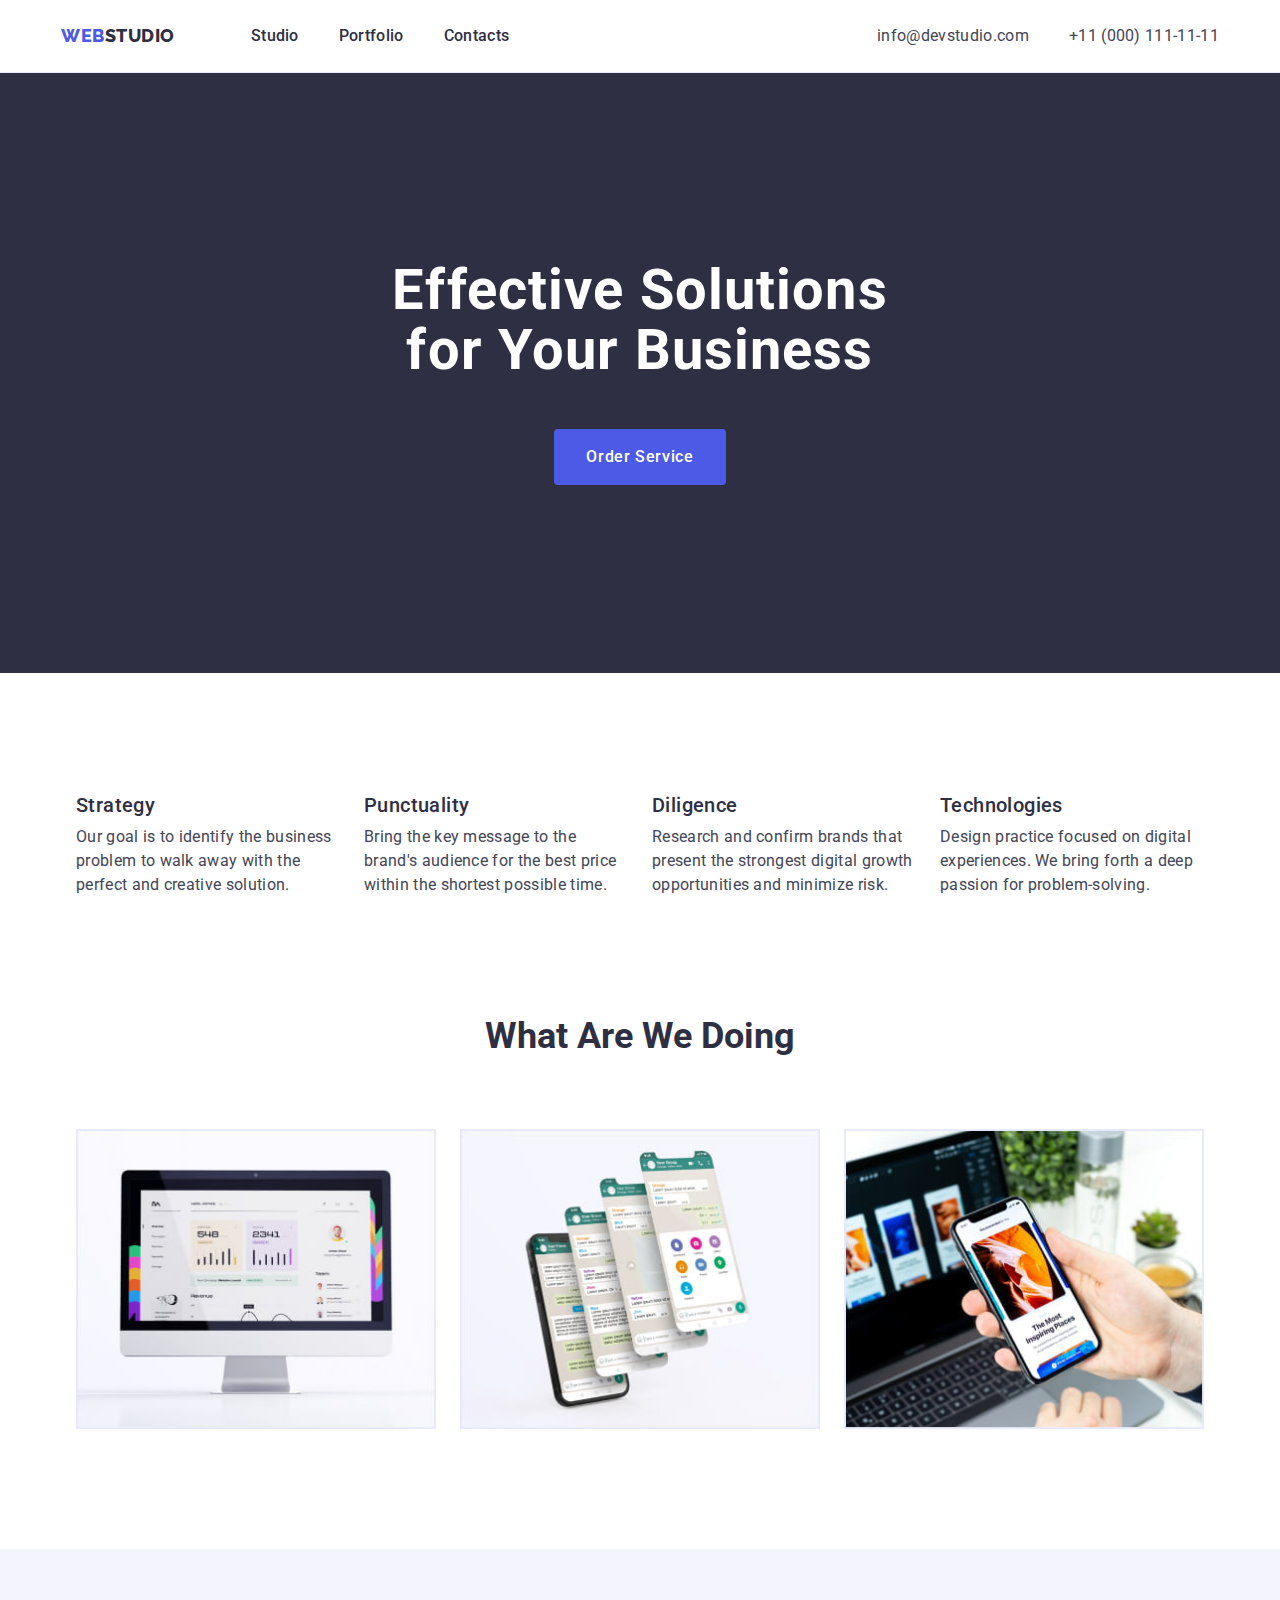
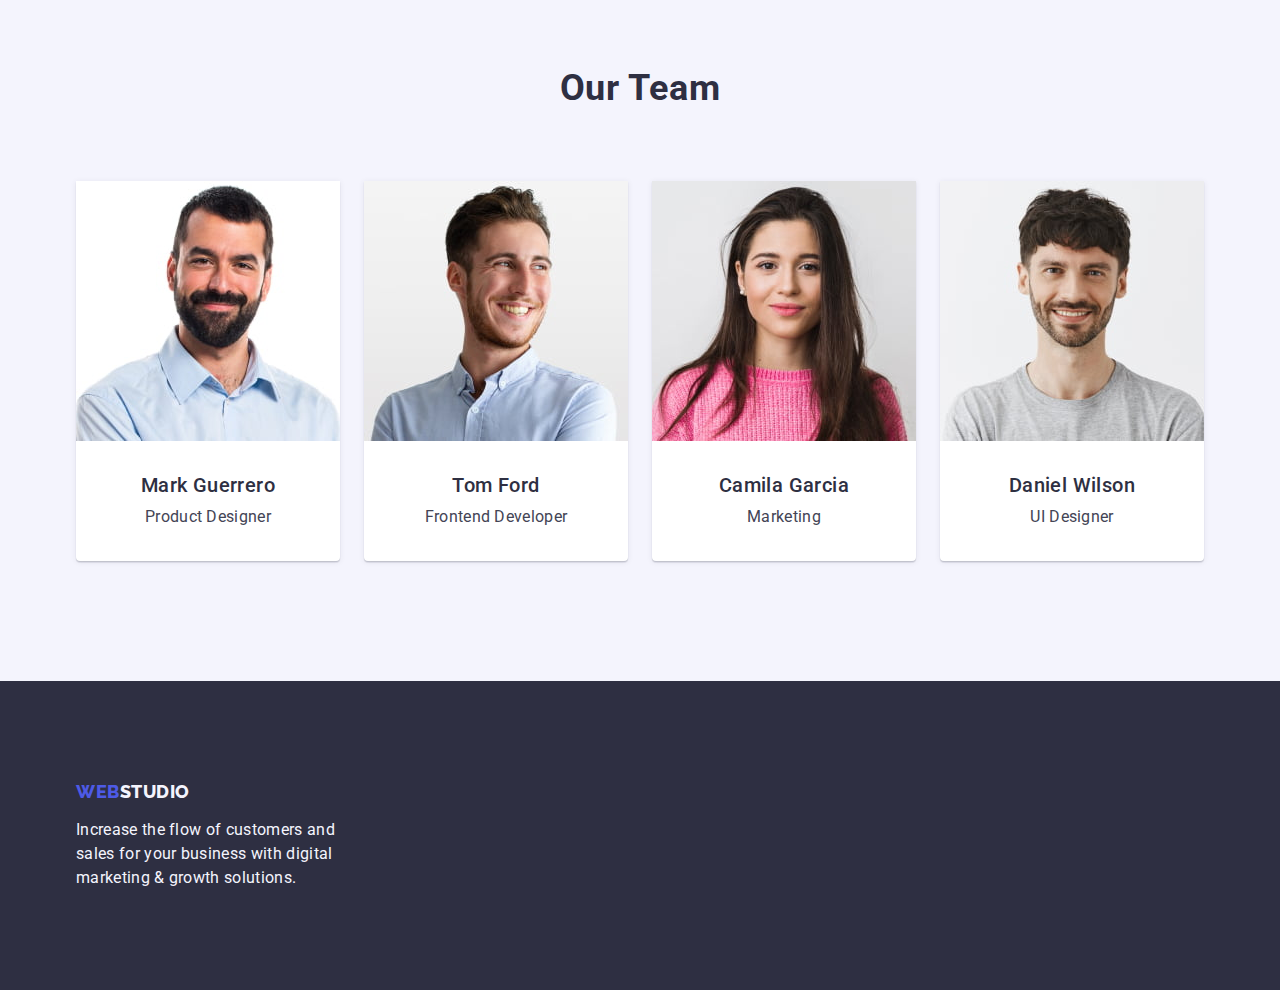
<file: index.html>
<!DOCTYPE html>
<html lang="en">
  <head>
    <meta charset="UTF-8" />
    <meta http-equiv="X-UA-Compatible" content="IE=edge" />
    <meta name="viewport" content="width=device-width, initial-scale=1.0" />
    <link href="https://fonts.googleapis.com" rel="preconnect" />
    <link href="https://fonts.gstatic.com" rel="preconnect" crossorigin />
    <link
      href="https://fonts.googleapis.com/css2?family=Roboto:wght@400;500;700&display=swap"
      rel="stylesheet"
    />
    <link
      href="https://fonts.googleapis.com/css2?family=Raleway:wght@800&display=swap"
      rel="stylesheet"
    />
    <link
      href="https://cdn.jsdelivr.net/npm/modern-normalize@2.0.0/modern-normalize.min.css"
      rel="stylesheet"
    />
    <link href="./css/styles.css" rel="stylesheet" />
    <title>WebStudio</title>
  </head>
  <body>
    <header class="header">
      <div class="container">
        <nav class="header-nav">
          <a class="logo link" href="./index.html">Web<span class="logo-span">Studio</span></a>
          <ul class="header-nav-list list">
            <li class="header-nav-item"
              ><a class="header-nav-link link" href="./index.html">Studio</a></li
            >
            <li class="header-nav-item"
              ><a class="link header-nav-link" href="./portfolio.html">Portfolio</a></li
            >
            <li class="header-nav-item"><a class="link header-nav-link" href>Contacts</a></li>
          </ul>
        </nav>
        <address class="address">
          <ul class="address-list list">
            <li class="header-contacts-item"
              ><a class="header-contacts-link link" href="mailto:info@devstudio.com"
                >info@devstudio.com</a
              ></li
            >
            <li class="header-contacts-item"
              ><a class="header-contacts-link link" href="tel:+110001111111"
                >+11 (000) 111-11-11</a
              ></li
            >
          </ul>
        </address>
      </div>
    </header>

    <main>
      <!-- Hero -->
      <section class="hero">
        <div class="container">
          <h1 class="hero-title">Effective Solutions for Your Business</h1>
          <button class="hero-button" type="button">Order Service</button>
        </div>
      </section>

      <!-- Specifications -->
      <section class="specs">
        <div class="container">
          <h2 class="visually-hidden">Specifications</h2>
          <ul class="specs-list list">
            <li class="specs-item">
              <h3 class="specs-title">Strategy</h3>
              <p class="specs-p">
                Our goal is to identify the business problem to walk away with the perfect and
                creative solution.
              </p>
            </li>
            <li class="specs-item">
              <h3 class="specs-title">Punctuality</h3>
              <p class="specs-p">
                Bring the key message to the brand's audience for the best price within the shortest
                possible time.
              </p>
            </li>
            <li class="specs-item">
              <h3 class="specs-title">Diligence</h3>
              <p class="specs-p">
                Research and confirm brands that present the strongest digital growth opportunities
                and minimize risk.
              </p>
            </li>
            <li class="specs-item">
              <h3 class="specs-title">Technologies</h3>
              <p class="specs-p">
                Design practice focused on digital experiences. We bring forth a deep passion for
                problem-solving.
              </p>
            </li>
          </ul>
        </div>
      </section>

      <!-- What we are doing -->
      <section class="wrwd">
        <div class="container">
          <h2 class="wrwd-title">What are we doing</h2>
          <ul class="wrwd-list list">
            <li class="wrwd-item">
              <img src="./images/wrwd1.jpg" alt="IMac photo" width="360" />
            </li>
            <li class="wrwd-item">
              <img src="./images/wrwd2.jpg" alt="app layers" width="360" />
            </li>
            <li class="wrwd-item">
              <img src="./images/wrwd3.jpg" alt="addaptive website" width="360" />
            </li>
          </ul>
        </div>
      </section>

      <!-- Our team -->
      <section class="our-team">
        <div class="container">
          <h2 class="our-team-title">Our Team</h2>
          <ul class="our-team-list list">
            <li class="team-member">
              <img src="./images/mark-guerrero.jpg" alt="Mark's photo" width="264" />
              <div class="team-member-descr">
                <h3 class="team-member-name">Mark Guerrero</h3>
                <p class="team-member-pos">Product Designer</p>
              </div>
            </li>
            <li class="team-member">
              <img src="./images/tom-ford.jpg" alt="Tom's photo" width="264" />
              <div class="team-member-descr">
                <h3 class="team-member-name">Tom Ford</h3>
                <p class="team-member-pos">Frontend Developer</p>
              </div>
            </li>
            <li class="team-member">
              <img src="./images/camila-garcia.jpg" alt="Camila's photo" width="264" />
              <div class="team-member-descr">
                <h3 class="team-member-name">Camila Garcia</h3>
                <p class="team-member-pos">Marketing</p>
              </div>
            </li>
            <li class="team-member">
              <img src="./images/daniel-wilson.jpg" alt="Daniel's photo" width="264" />
              <div class="team-member-descr">
                <h3 class="team-member-name">Daniel Wilson</h3>
                <p class="team-member-pos">UI Designer</p>
              </div>
            </li>
          </ul>
        </div>
      </section>
    </main>

    <footer class="footer">
      <div class="container">
        <a class="logo link" href="./index.html">Web<span class="logo-span">Studio</span></a>
        <p class="footer-text">
          Increase the flow of customers and sales for your business with digital marketing & growth
          solutions.
        </p>
      </div>
    </footer>
  </body>
</html>
</file>
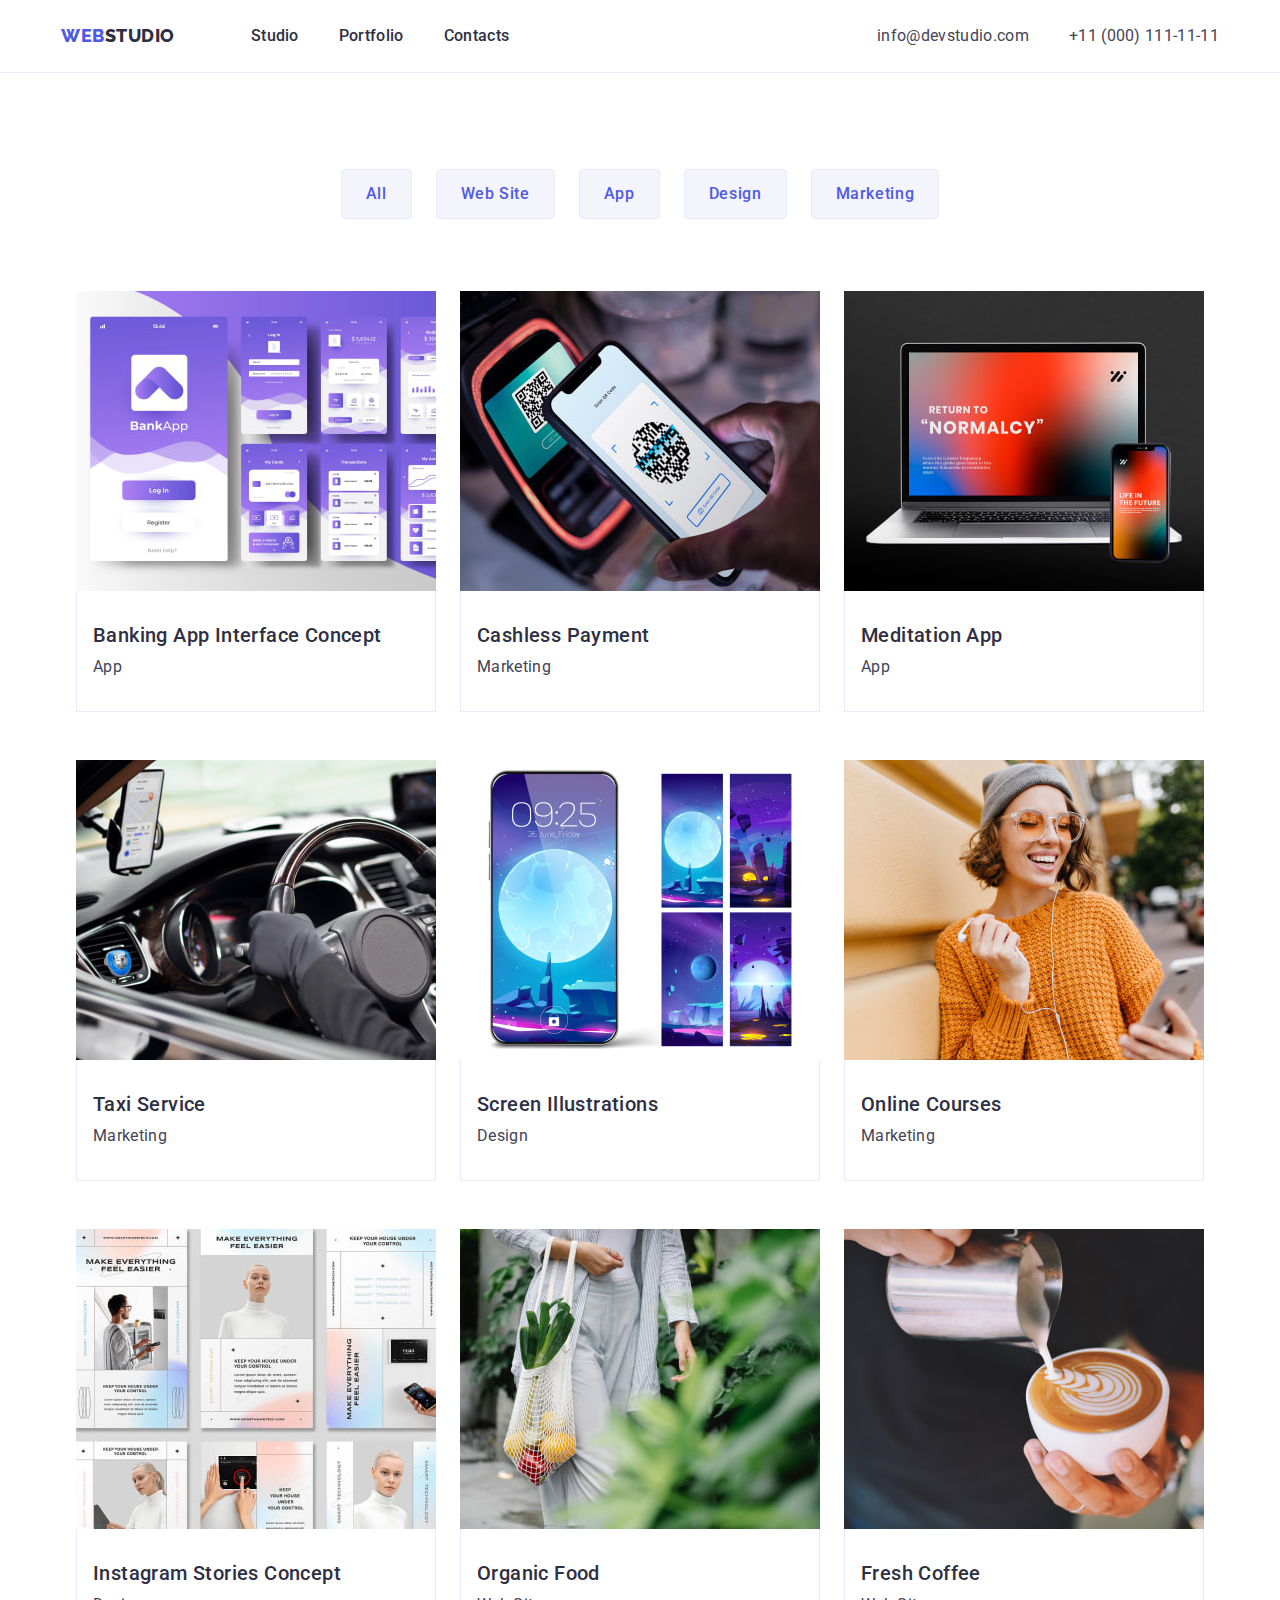
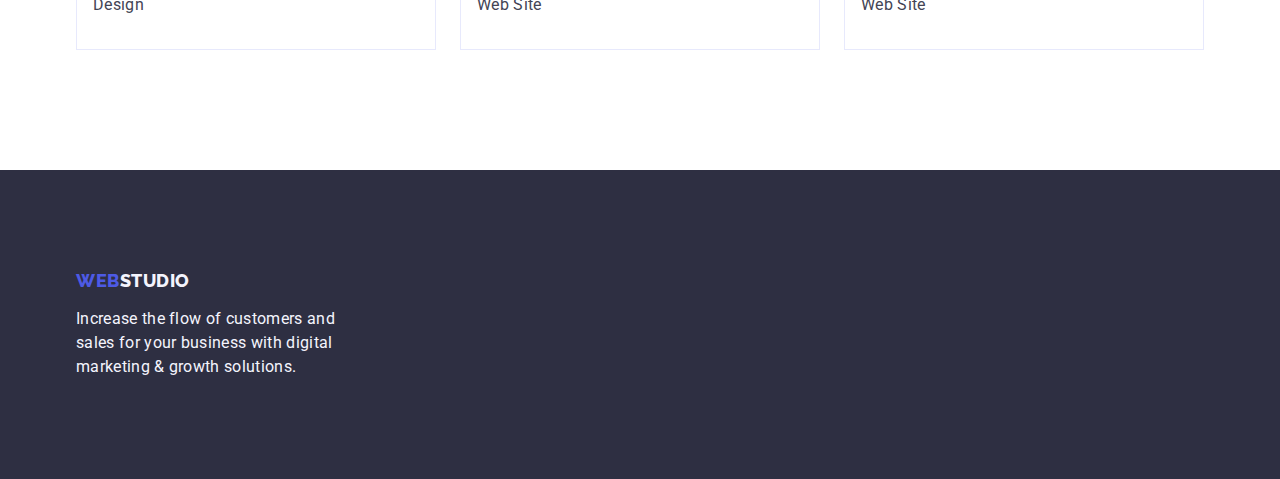
<file: portfolio.html>
<!DOCTYPE html>
<html lang="en">
  <head>
    <meta charset="UTF-8" />
    <meta http-equiv="X-UA-Compatible" content="IE=edge" />
    <meta name="viewport" content="width=device-width, initial-scale=1.0" />
    <title>WebStudio</title>
    <link href="https://fonts.googleapis.com" rel="preconnect" />
    <link href="https://fonts.gstatic.com" rel="preconnect" crossorigin />
    <link
      href="https://fonts.googleapis.com/css2?family=Roboto:wght@400;500;700&display=swap"
      rel="stylesheet"
    />
    <link
      href="https://fonts.googleapis.com/css2?family=Raleway:wght@800&display=swap"
      rel="stylesheet"
    />
    <link
      href="https://cdn.jsdelivr.net/npm/modern-normalize@2.0.0/modern-normalize.min.css"
      rel="stylesheet"
    />
    <link href="./css/styles.css" rel="stylesheet" />
  </head>
  <body>
    <header class="header">
      <div class="container">
        <nav class="header-nav">
          <a class="logo link" href="./index.html">Web<span class="logo-span">Studio</span></a>
          <ul class="header-nav-list list">
            <li class="header-nav-item"
              ><a class="header-nav-link link" href="./index.html">Studio</a></li
            >
            <li class="header-nav-item"
              ><a class="link header-nav-link" href="./portfolio.html">Portfolio</a></li
            >
            <li class="header-nav-item"><a class="link header-nav-link" href>Contacts</a></li>
          </ul>
        </nav>
        <address class="address">
          <ul class="address-list list">
            <li class="header-contacts-item"
              ><a class="header-contacts-link link" href="mailto:info@devstudio.com"
                >info@devstudio.com</a
              ></li
            >
            <li class="header-contacts-item"
              ><a class="header-contacts-link link" href="tel:+110001111111"
                >+11 (000) 111-11-11</a
              ></li
            >
          </ul>
        </address>
      </div>
    </header>

    <main>
      <!-- Content -->
      <section class="portfolio">
        <div class="container">
          <h1 class="visually-hidden">Portfolio</h1>
          <ul class="portfolio-btn-list list">
            <li><button class="portfolio-btn" type="button">All</button></li>
            <li><button class="portfolio-btn" type="button">Web Site</button></li>
            <li><button class="portfolio-btn" type="button">App</button></li>
            <li><button class="portfolio-btn" type="button">Design</button></li>
            <li><button class="portfolio-btn" type="button">Marketing</button></li>
          </ul>

          <ul class="portfolio-content-cards list">
            <li class="portfolio-card"
              ><a class="link" href
                ><img
                  src="./images/portfolio-pics/banking-app.jpg"
                  alt="banking app"
                  width="360"
                  height="300"
                />
                <div class="portfolio-card-content">
                  <h2 class="portfolio-content">Banking App Interface Concept</h2>
                  <p class="portfolio-content-descr">App</p></div
                ></a
              >
            </li>
            <li class="portfolio-card"
              ><a class="link" href
                ><img
                  src="./images/portfolio-pics/cashless-payment.jpg"
                  alt="payment"
                  width="360"
                  height="300"
                />
                <div class="portfolio-card-content">
                  <h2 class="portfolio-content">Cashless Payment</h2>
                  <p class="portfolio-content-descr">Marketing</p></div
                ></a
              >
            </li>
            <li class="portfolio-card"
              ><a class="link" href
                ><img
                  src="./images/portfolio-pics/meditation-app.jpg"
                  alt="app for meditation"
                  width="360"
                  height="300"
                />
                <div class="portfolio-card-content">
                  <h2 class="portfolio-content">Meditation App</h2>
                  <p class="portfolio-content-descr">App</p>
                </div></a
              ></li
            >
            <li class="portfolio-card"
              ><a class="link" href>
                <img
                  src="./images/portfolio-pics/taxi-service.jpg"
                  alt="taxi"
                  width="360"
                  height="300"
                />
                <div class="portfolio-card-content">
                  <h2 class="portfolio-content">Taxi Service</h2>
                  <p class="portfolio-content-descr">Marketing</p>
                </div></a
              ></li
            >
            <li class="portfolio-card"
              ><a class="link" href
                ><img
                  src="./images/portfolio-pics/screen-illustrations.jpg"
                  alt="background images"
                  width="360"
                  height="300"
                />
                <div class="portfolio-card-content">
                  <h2 class="portfolio-content">Screen Illustrations</h2>
                  <p class="portfolio-content-descr">Design</p>
                </div></a
              ></li
            >
            <li class="portfolio-card"
              ><a class="link" href
                ><img
                  src="./images/portfolio-pics/online-courses.jpg"
                  alt="women laughing"
                  width="360"
                  height="300"
                />
                <div class="portfolio-card-content">
                  <h2 class="portfolio-content">Online Courses</h2>
                  <p class="portfolio-content-descr">Marketing</p>
                </div></a
              ></li
            >
            <li class="portfolio-card"
              ><a class="link" href
                ><img
                  src="./images/portfolio-pics/instagram-stories.jpg"
                  alt="strories for Instagram"
                  width="360"
                  height="300"
                />
                <div class="portfolio-card-content">
                  <h2 class="portfolio-content">Instagram Stories Concept</h2>
                  <p class="portfolio-content-descr">Design</p>
                </div></a
              ></li
            >
            <li class="portfolio-card"
              ><a class="link" href
                ><img
                  src="./images/portfolio-pics/organic-food.jpg"
                  alt="organic food"
                  width="360"
                  height="300"
                />
                <div class="portfolio-card-content">
                  <h2 class="portfolio-content">Organic Food</h2>
                  <p class="portfolio-content-descr">Web Site</p>
                </div></a
              ></li
            >
            <li class="portfolio-card"
              ><a class="link" href
                ><img
                  src="./images/portfolio-pics/fresh-coffee.jpg"
                  alt="fresh coffee"
                  width="360"
                  height="300"
                />
                <div class="portfolio-card-content">
                  <h2 class="portfolio-content">Fresh Coffee</h2>
                  <p class="portfolio-content-descr">Web Site</p>
                </div></a
              ></li
            >
          </ul>
        </div></section
      >
    </main>

    <footer class="footer">
      <div class="container">
        <a class="logo link" href="./index.html">Web<span class="logo-span">Studio</span></a>
        <p class="footer-text">
          Increase the flow of customers and sales for your business with digital marketing & growth
          solutions.
        </p>
      </div>
    </footer>
  </body>
</html>
</file>
<file: css/styles.css>
:root {
  --navy-blue: #2e2f42;
  --iris: #4d5ae5;
  --slate: #434455;
  --cloud: #f4f4fd;
  --white: #ffffff;
  --cornflower: #e7e9fc;
  --ocean: #404bbf;
}

body {
  background-color: var(--white);
  color: #434455;
  font-family: 'Roboto', sans-serif;
}

h1,
h2,
h3,
h4,
h5,
h6,
p {
  margin: 0;
}

img {
  display: block;
}

.visually-hidden {
  position: absolute;
  overflow: hidden;
  clip: rect(0 0 0 0);
  width: 1px;
  height: 1px;
  margin: -1px;
  padding: 0;
  border: 0;

  white-space: nowrap;
  clip-path: inset(100%);
}

.container {
  width: 1158px;
  margin: 0 auto;
  padding: 0 15px;
}

.link {
  text-decoration: none;
}

.list {
  margin: 0;
  padding: 0;
  list-style: none;
}

.address {
  font-style: normal;
}

.header {
  border-bottom: 1px solid var(--cornflower);
  background-color: var(--white);
}

.header > .container {
  display: flex;
  justify-content: space-between;
  align-items: center;
  padding: 0;
}

.header-nav {
  display: flex;
  align-items: center;
}

.header-nav-list {
  display: flex;
  gap: 40px;
}

.address-list {
  display: flex;
  gap: 40px;
}

.logo {
  margin-right: 76px;
  color: var(--iris);
  font-weight: 800;
  font-size: 18px;
  font-family: 'Raleway', sans-serif;
  line-height: 1.17;
  letter-spacing: 0.03em;
  text-transform: uppercase;
}

.logo-span {
  color: var(--navy-blue);
}

.header-nav-link {
  display: block;
  padding: 24px 0;
  color: var(--navy-blue);
  font-weight: 500;
  font-size: 16px;
  line-height: 1.5;
  letter-spacing: 0.02em;
}

.header-contacts-link {
  display: block;
  margin: 24px 0;
  color: var(--slate);
  font-weight: 400;
  font-size: 16px;
  line-height: 1.5;
  letter-spacing: 0.02em;
}

.header-contacts-link:hover,
.header-contacts-link:focus,
.header-nav-link:hover,
.header-nav-link:focus {
  color: var(--ocean);
}

.hero {
  padding: 188px 0;
  background-color: var(--navy-blue);
}

.hero-title {
  max-width: 496px;
  margin: 0 auto;
  margin-bottom: 48px;
  color: var(--white);
  font-weight: 700;
  font-size: 56px;
  line-height: 1.07;
  letter-spacing: 0.02em;
  text-align: center;
}

.hero-button {
  display: block;
  min-width: 169px;
  margin: 0 auto;
  padding: 16px 32px;
  border: none;
  border-radius: 4px;
  background-color: var(--iris);
  color: var(--white);
  font-weight: 500;
  font-size: 16px;
  font-family: 'Roboto', sans-serif;
  line-height: 24px;
  letter-spacing: 0.04em;
  cursor: pointer;
}

.hero-button:hover,
.hero-button:focus {
  background-color: var(--ocean);
}

.specs {
  padding: 120px 0;
}

.specs-list {
  display: flex;
  gap: 24px;
}

.specs-item {
  flex-basis: 264px;
}

.specs-title {
  margin-bottom: 8px;
  color: var(--navy-blue);
  font-weight: 500;
  font-size: 20px;
  line-height: 24px;
  letter-spacing: 0.02em;
}

.specs-p {
  color: var(--slate);
  font-weight: 400;
  font-size: 16px;
  line-height: 24px;
  letter-spacing: 0.02em;
}

.wrwd {
  padding-bottom: 120px;
}

.wrwd-title {
  margin-bottom: 72px;
  color: var(--navy-blue);
  font-weight: 700;
  font-size: 36px;
  line-height: 1.11;
  text-align: center;
  text-transform: capitalize;
}

.wrwd-list {
  display: flex;
  gap: 24px;
}

.wrwd-item img {
  border: 1px solid #e7e9fc;
}

.our-team {
  padding: 120px 0 120px;
  background-color: var(--cloud);
}

.our-team-title {
  margin-bottom: 72px;
  color: var(--navy-blue);
  font-weight: 700;
  font-size: 36px;
  line-height: 1.11;
  letter-spacing: 0.02em;
  text-align: center;
  text-transform: capitalize;
}

.our-team-list {
  display: flex;
  gap: 24px;
}

.team-member {
  flex-basis: 264px;
  border-radius: 0px 0px 4px 4px;
  background-color: var(--white);
  box-shadow: 0px 1px 6px rgba(46, 47, 66, 0.08), 0px 1px 1px rgba(46, 47, 66, 0.16),
    0px 2px 1px rgba(46, 47, 66, 0.08);
}

.team-member-descr {
  padding: 32px 16px;
}

.team-member-name {
  margin-bottom: 8px;
  color: var(--navy-blue);
  font-weight: 500;
  font-size: 20px;
  line-height: 24px;
  letter-spacing: 0.02em;
  text-align: center;
}

.team-member-pos {
  color: var(--slate);
  font-weight: 400;
  font-size: 16px;
  line-height: 24px;
  letter-spacing: 0.02em;
  text-align: center;
}

/* ------------------------- */

.portfolio {
  padding-top: 96px;
  padding-bottom: 120px;
}

.portfolio-btn-list {
  padding-bottom: 72px;
  display: flex;
  gap: 24px;
  justify-content: center;
}

.portfolio-btn {
  padding: 12px 24px;
  border: 1px solid var(--cornflower);
  border-radius: 4px;
  background-color: var(--cloud);
  color: var(--iris);
  font-weight: 500;
  font-size: 16px;
  font-family: 'Roboto', sans-serif;
  line-height: 24px;
  letter-spacing: 0.04em;
  text-align: center;
}

.portfolio-btn:hover,
.portfolio-btn:focus {
  border: 1px solid transparent;
  background-color: var(--ocean);
  color: var(--white);
  cursor: pointer;
}

.portfolio-content-cards {
  display: flex;
  flex-wrap: wrap;
  row-gap: 48px;
  column-gap: 24px;
}

.portfolio-card {
  flex-basis: 360px;
  border: none;
}

.portfolio-card-content {
  padding: 32px 16px;
  border: 1px solid var(--cornflower);
  border-top: none;
}

.portfolio-content {
  margin-bottom: 8px;
  color: var(--navy-blue);
  font-weight: 500;
  font-size: 20px;
  line-height: 1.2;
  letter-spacing: 0.02em;
}

.portfolio-content-descr {
  color: var(--slate);
  font-weight: 400;
  font-size: 16px;
  line-height: 1.5;
  letter-spacing: 0.02em;
}

/* ------------------------------ */

.footer {
  padding: 100px 0;
  background-color: var(--navy-blue);
}

.footer .logo {
  display: inline-block;
  margin-bottom: 16px;
}

.footer .logo-span {
  color: var(--cloud);
}

.footer-text {
  width: 264px;
  color: var(--cloud);
  font-weight: 400;
  font-size: 16px;
  line-height: 24px;
  letter-spacing: 0.02em;
}
</file>
